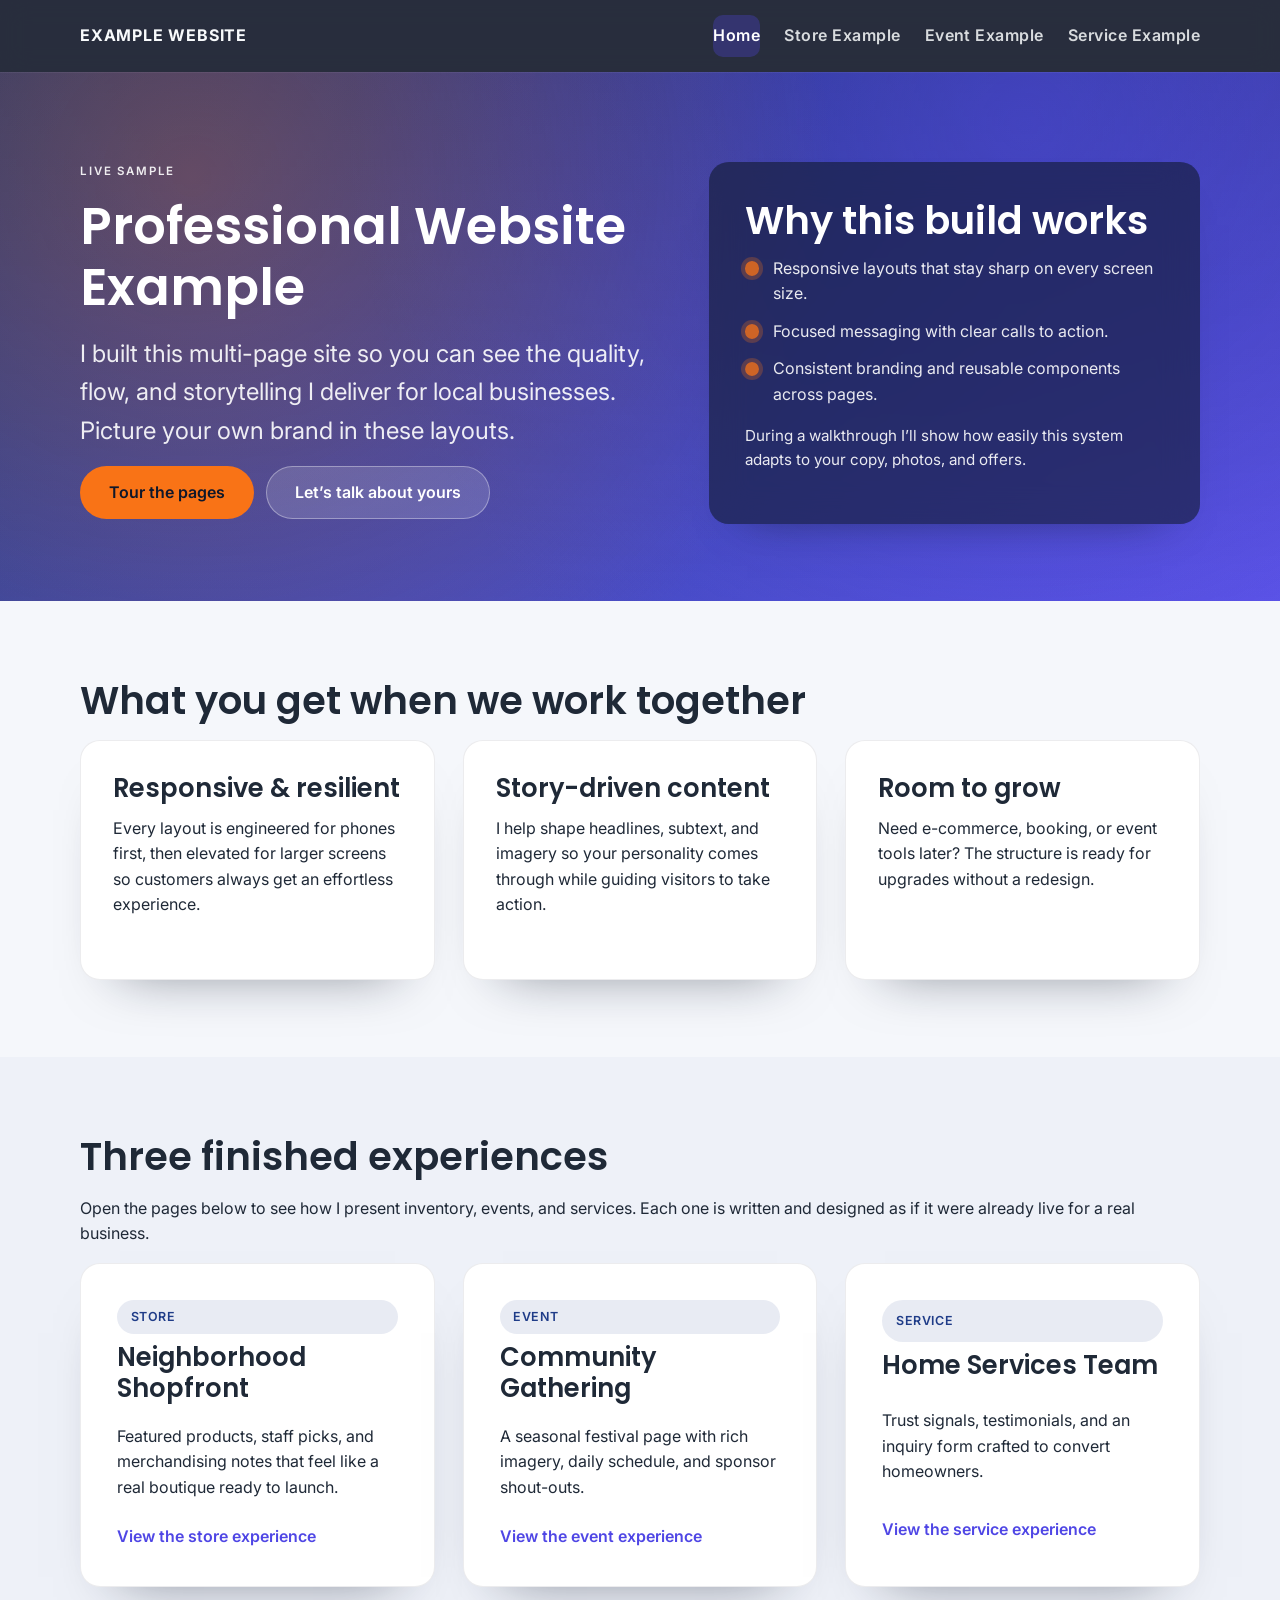
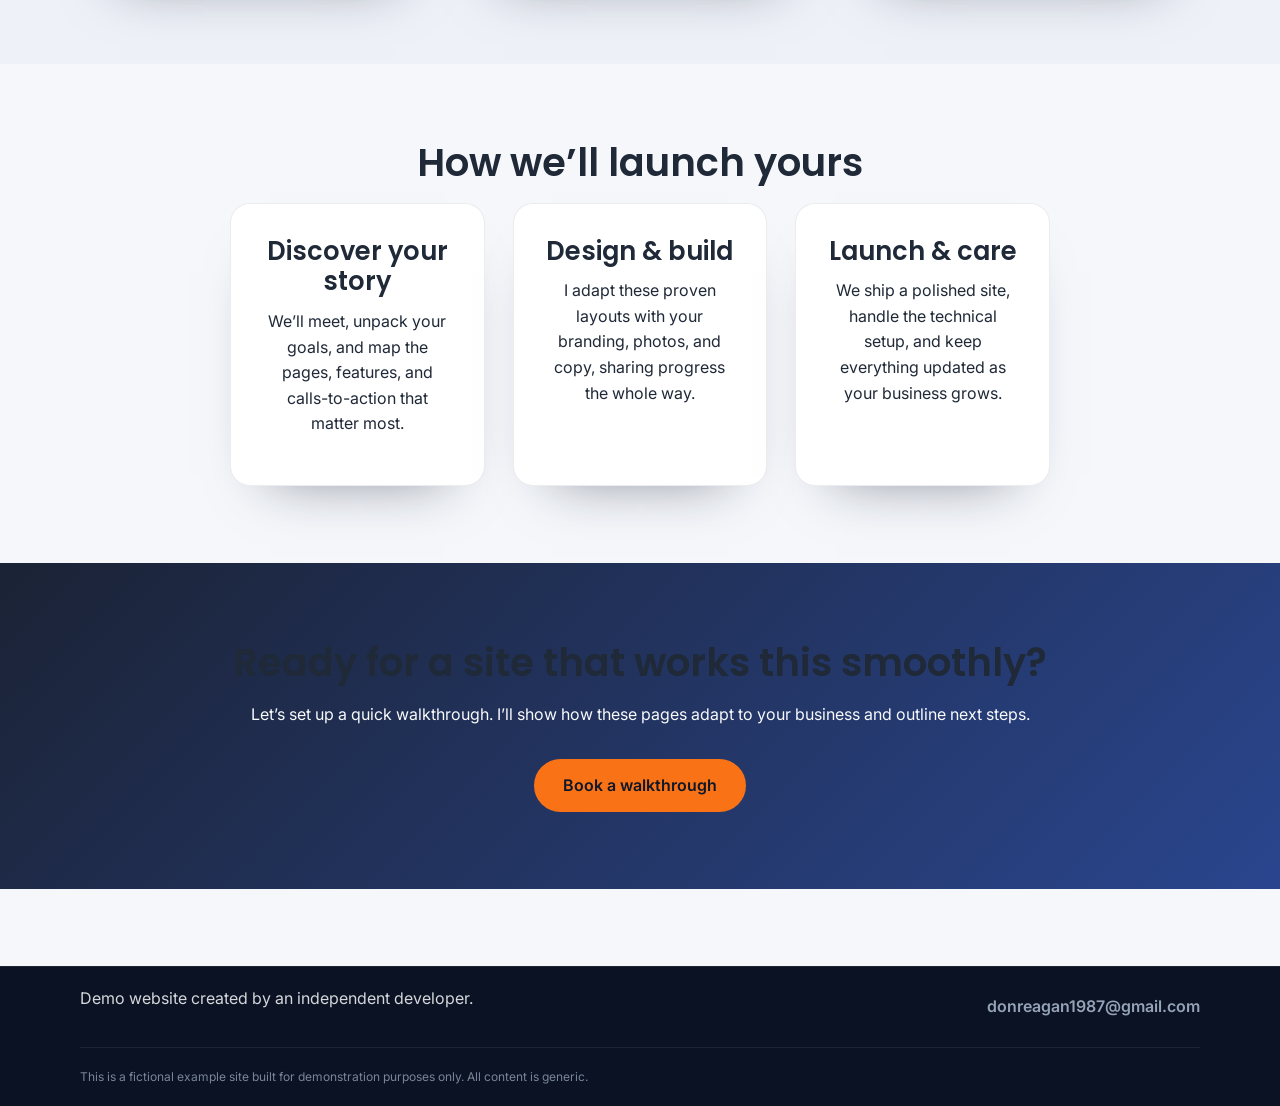
<file: index.html>
<!doctype html>
<html lang="en">
<head>
  <meta charset="utf-8">
  <meta name="viewport" content="width=device-width, initial-scale=1">
  <meta name="description" content="A finished multi-page example website demonstrating professional layouts for local businesses.">
  <title>Professional Website Example</title>
  <link rel="stylesheet" href="style.css">
</head>
<body class="page-home" data-page="home">
  <header class="site-header">
    <div class="container header-inner">
      <a class="brand" href="index.html">Example Website</a>
      <button class="nav-toggle" type="button" aria-expanded="false" aria-controls="primary-navigation">
        <span class="sr-only">Toggle navigation</span>
        <span class="nav-toggle-bar"></span>
        <span class="nav-toggle-bar"></span>
        <span class="nav-toggle-bar"></span>
      </button>
      <nav class="site-nav" id="primary-navigation">
        <a href="index.html" class="nav-link" data-page="home">Home</a>
        <a href="store.html" class="nav-link" data-page="store">Store Example</a>
        <a href="event.html" class="nav-link" data-page="event">Event Example</a>
        <a href="service.html" class="nav-link" data-page="service">Service Example</a>
      </nav>
    </div>
  </header>

  <main>
    <section class="hero hero-home">
      <div class="container hero-layout" data-animate="fade-up">
        <div class="hero-copy flow">
          <p class="eyebrow">Live sample</p>
          <h1>Professional Website Example</h1>
          <p class="lead">I built this multi-page site so you can see the quality, flow, and storytelling I deliver for local businesses. Picture your own brand in these layouts.</p>
          <div class="hero-actions">
            <a class="button primary" href="#examples">Tour the pages</a>
            <a class="button ghost" href="mailto:donreagan1987@gmail.com?subject=Website%20Contact">Let’s talk about yours</a>
          </div>
        </div>
        <div class="hero-card" data-animate="fade-up" data-animate-delay="140">
          <div class="hero-card-inner flow">
            <h2>Why this build works</h2>
            <ul class="hero-highlights">
              <li>Responsive layouts that stay sharp on every screen size.</li>
              <li>Focused messaging with clear calls to action.</li>
              <li>Consistent branding and reusable components across pages.</li>
            </ul>
            <p class="hero-meta">During a walkthrough I’ll show how easily this system adapts to your copy, photos, and offers.</p>
          </div>
        </div>
      </div>
    </section>

    <section class="section" data-animate="fade-up">
      <div class="container flow">
        <h2>What you get when we work together</h2>
        <div class="grid trio">
          <article class="card service-card">
            <h3>Responsive &amp; resilient</h3>
            <p>Every layout is engineered for phones first, then elevated for larger screens so customers always get an effortless experience.</p>
          </article>
          <article class="card service-card">
            <h3>Story-driven content</h3>
            <p>I help shape headlines, subtext, and imagery so your personality comes through while guiding visitors to take action.</p>
          </article>
          <article class="card service-card">
            <h3>Room to grow</h3>
            <p>Need e-commerce, booking, or event tools later? The structure is ready for upgrades without a redesign.</p>
          </article>
        </div>
      </div>
    </section>

    <section id="examples" class="section section-alt" data-animate="fade-up">
      <div class="container flow">
        <h2>Three finished experiences</h2>
        <p>Open the pages below to see how I present inventory, events, and services. Each one is written and designed as if it were already live for a real business.</p>
        <div class="grid case-grid">
          <a class="card case-card" href="store.html">
            <span class="case-tag">Store</span>
            <h3>Neighborhood Shopfront</h3>
            <p>Featured products, staff picks, and merchandising notes that feel like a real boutique ready to launch.</p>
            <span class="case-link">View the store experience</span>
          </a>
          <a class="card case-card" href="event.html">
            <span class="case-tag">Event</span>
            <h3>Community Gathering</h3>
            <p>A seasonal festival page with rich imagery, daily schedule, and sponsor shout-outs.</p>
            <span class="case-link">View the event experience</span>
          </a>
          <a class="card case-card" href="service.html">
            <span class="case-tag">Service</span>
            <h3>Home Services Team</h3>
            <p>Trust signals, testimonials, and an inquiry form crafted to convert homeowners.</p>
            <span class="case-link">View the service experience</span>
          </a>
        </div>
      </div>
    </section>

    <section class="section" data-animate="fade-up">
      <div class="container flow process">
        <h2>How we’ll launch yours</h2>
        <div class="grid trio">
          <article class="card">
            <h3>Discover your story</h3>
            <p>We’ll meet, unpack your goals, and map the pages, features, and calls-to-action that matter most.</p>
          </article>
          <article class="card">
            <h3>Design &amp; build</h3>
            <p>I adapt these proven layouts with your branding, photos, and copy, sharing progress the whole way.</p>
          </article>
          <article class="card">
            <h3>Launch &amp; care</h3>
            <p>We ship a polished site, handle the technical setup, and keep everything updated as your business grows.</p>
          </article>
        </div>
      </div>
    </section>

    <section class="section callout" data-animate="fade-up">
      <div class="container flow">
        <h2>Ready for a site that works this smoothly?</h2>
        <p>Let’s set up a quick walkthrough. I’ll show how these pages adapt to your business and outline next steps.</p>
        <a class="button primary" href="mailto:donreagan1987@gmail.com?subject=Website%20Contact">Book a walkthrough</a>
      </div>
    </section>
  </main>

  <footer class="site-footer">
    <div class="container footer-inner">
      <p>Demo website created by an independent developer.</p>
      <a href="mailto:donreagan1987@gmail.com?subject=Website%20Contact" class="footer-link">donreagan1987@gmail.com</a>
    </div>
    <div class="container footer-meta">
      <small>This is a fictional example site built for demonstration purposes only. All content is generic.</small>
    </div>
  </footer>

  <script src="script.js" defer></script>
</body>
</html>
</file>
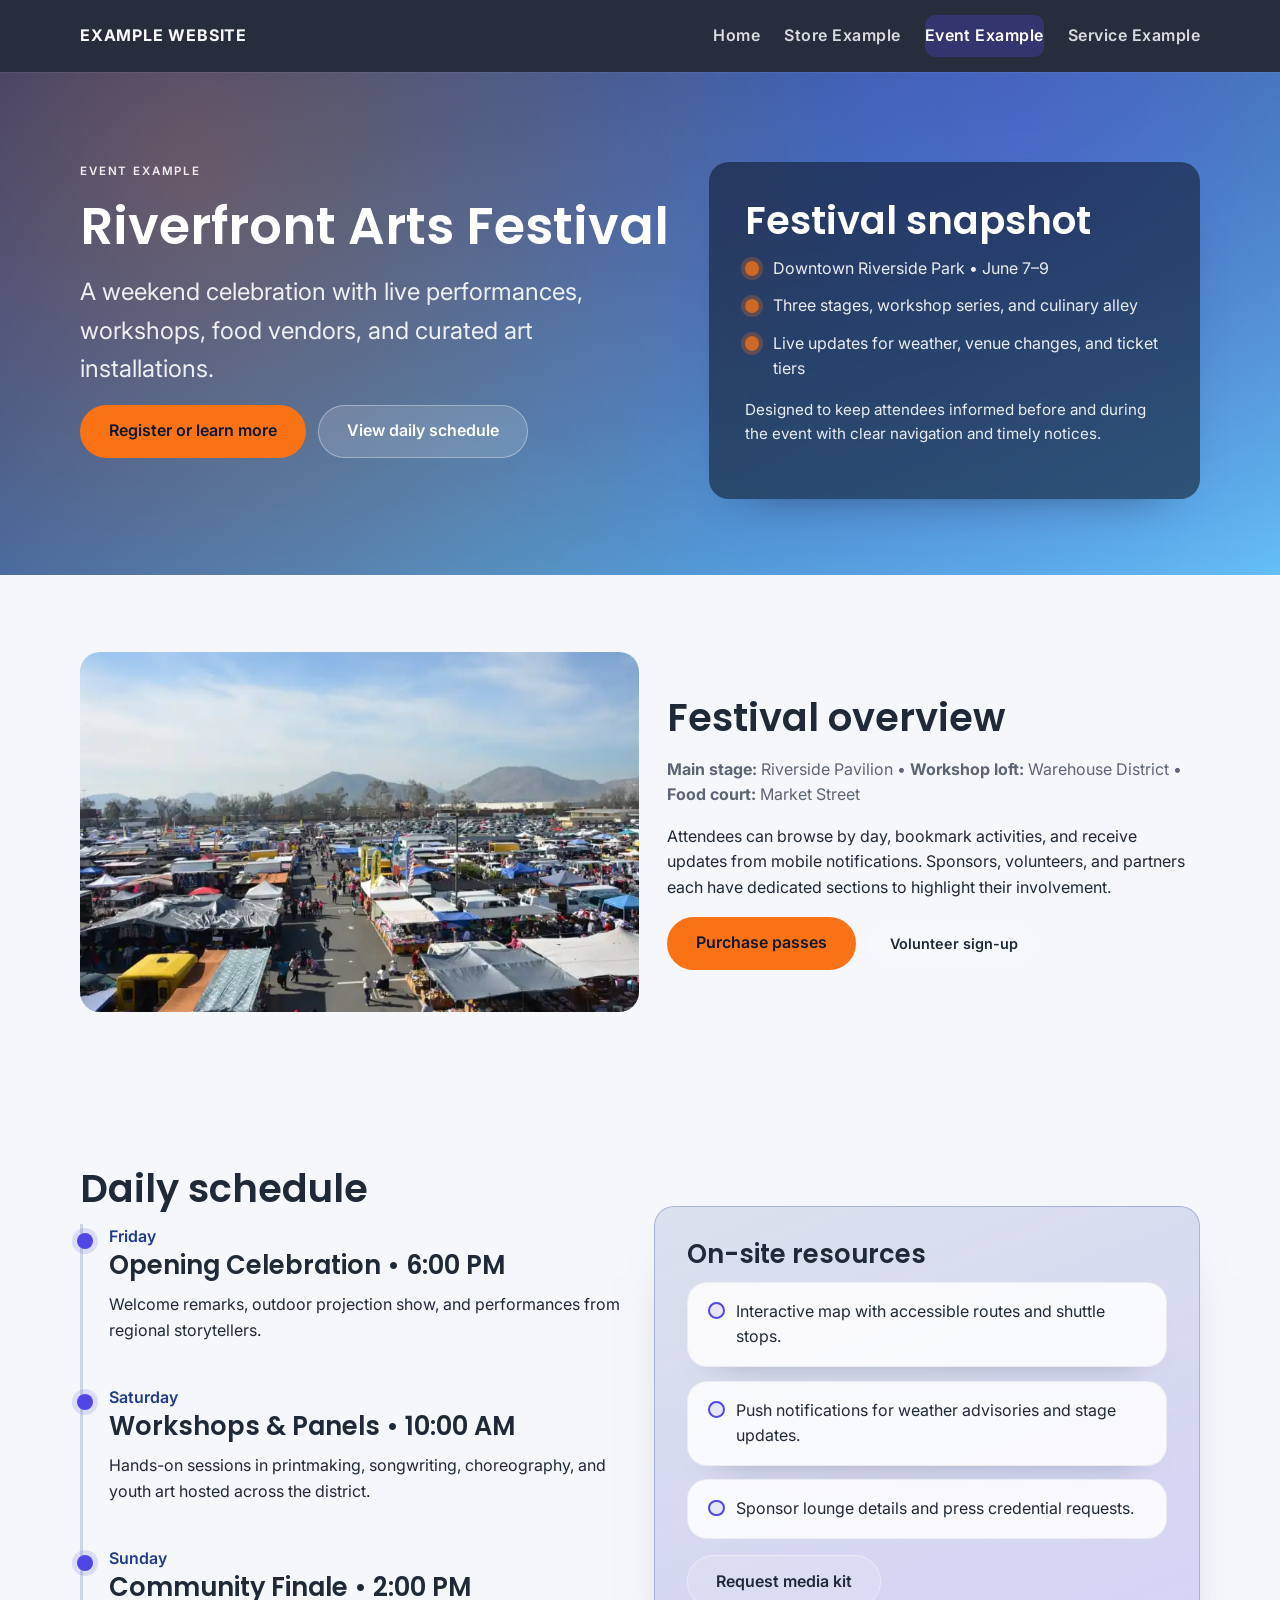
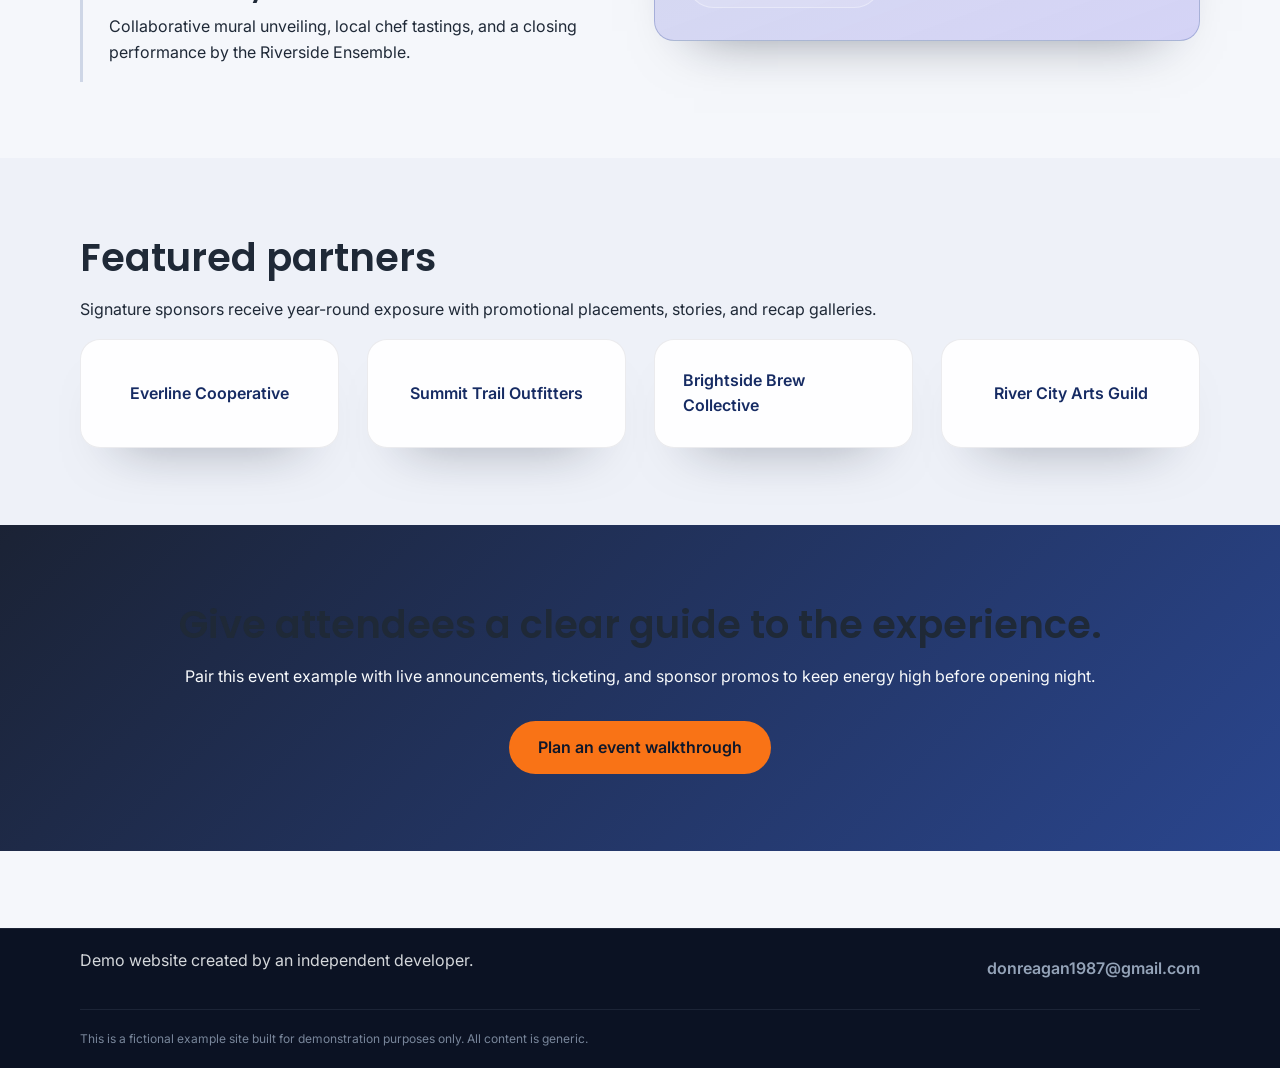
<file: event.html>
<!doctype html>
<html lang="en">
<head>
  <meta charset="utf-8">
  <meta name="viewport" content="width=device-width, initial-scale=1">
  <meta name="description" content="Event prototype from the Example Website demo, featuring a full schedule, sponsor grid, and registration CTA.">
  <title>Event Example | Professional Website Demo</title>
  <link rel="stylesheet" href="style.css">
</head>
<body class="page-event" data-page="event">
  <header class="site-header">
    <div class="container header-inner">
      <a class="brand" href="index.html">Example Website</a>
      <button class="nav-toggle" type="button" aria-expanded="false" aria-controls="primary-navigation">
        <span class="sr-only">Toggle navigation</span>
        <span class="nav-toggle-bar"></span>
        <span class="nav-toggle-bar"></span>
        <span class="nav-toggle-bar"></span>
      </button>
      <nav class="site-nav" id="primary-navigation">
        <a href="index.html" class="nav-link" data-page="home">Home</a>
        <a href="store.html" class="nav-link" data-page="store">Store Example</a>
        <a href="event.html" class="nav-link" data-page="event">Event Example</a>
        <a href="service.html" class="nav-link" data-page="service">Service Example</a>
      </nav>
    </div>
  </header>

  <main>
    <section class="hero hero-sub">
      <div class="container hero-layout" data-animate="fade-up">
        <div class="hero-copy flow">
          <p class="eyebrow">Event example</p>
          <h1>Riverfront Arts Festival</h1>
          <p class="lead">A weekend celebration with live performances, workshops, food vendors, and curated art installations.</p>
          <div class="hero-actions">
            <a class="button primary" href="mailto:donreagan1987@gmail.com?subject=Website%20Contact%20Riverfront%20Arts%20Festival">Register or learn more</a>
            <a class="button ghost" href="#schedule">View daily schedule</a>
          </div>
        </div>
        <aside class="hero-card" data-animate="fade-up" data-animate-delay="140">
          <div class="hero-card-inner flow">
            <h2>Festival snapshot</h2>
            <ul class="hero-highlights">
              <li>Downtown Riverside Park • June 7–9</li>
              <li>Three stages, workshop series, and culinary alley</li>
              <li>Live updates for weather, venue changes, and ticket tiers</li>
            </ul>
            <p class="hero-meta">Designed to keep attendees informed before and during the event with clear navigation and timely notices.</p>
          </div>
        </aside>
      </div>
    </section>

    <section class="section" data-animate="fade-up">
      <div class="container event-card">
        <img src="images/demo/swapmeet.webp" alt="Overview of a large gathering/festival">
        <div class="event-card-content flow">
          <h2>Festival overview</h2>
          <p class="event-meta"><strong>Main stage:</strong> Riverside Pavilion • <strong>Workshop loft:</strong> Warehouse District • <strong>Food court:</strong> Market Street</p>
          <p>Attendees can browse by day, bookmark activities, and receive updates from mobile notifications. Sponsors, volunteers, and partners each have dedicated sections to highlight their involvement.</p>
          <div class="event-cta">
            <a class="button primary" href="mailto:donreagan1987@gmail.com?subject=Website%20Contact%20Riverfront%20Arts%20Festival%20Tickets" data-log="Initiated festival ticket request">Purchase passes</a>
            <a class="button small" href="mailto:donreagan1987@gmail.com?subject=Website%20Contact%20Festival%20Volunteer%20Inquiry" data-log="Opened volunteer inquiry">Volunteer sign-up</a>
          </div>
        </div>
      </div>
    </section>

    <section class="section" id="schedule" data-animate="fade-up">
      <div class="container grid two-column">
        <div class="flow">
          <h2>Daily schedule</h2>
          <ul class="timeline">
            <li>
              <span class="timeline-time">Friday</span>
              <div>
                <h3>Opening Celebration • 6:00 PM</h3>
                <p>Welcome remarks, outdoor projection show, and performances from regional storytellers.</p>
              </div>
            </li>
            <li>
              <span class="timeline-time">Saturday</span>
              <div>
                <h3>Workshops &amp; Panels • 10:00 AM</h3>
                <p>Hands-on sessions in printmaking, songwriting, choreography, and youth art hosted across the district.</p>
              </div>
            </li>
            <li>
              <span class="timeline-time">Sunday</span>
              <div>
                <h3>Community Finale • 2:00 PM</h3>
                <p>Collaborative mural unveiling, local chef tastings, and a closing performance by the Riverside Ensemble.</p>
              </div>
            </li>
          </ul>
        </div>
        <aside class="card info-card flow">
          <h3>On-site resources</h3>
          <ul class="checklist">
            <li>Interactive map with accessible routes and shuttle stops.</li>
            <li>Push notifications for weather advisories and stage updates.</li>
            <li>Sponsor lounge details and press credential requests.</li>
          </ul>
          <a class="button ghost" href="mailto:donreagan1987@gmail.com?subject=Website%20Contact%20Festival%20Media%20Kit" data-log="Requested media kit">Request media kit</a>
        </aside>
      </div>
    </section>

    <section class="section section-alt" data-animate="fade-up">
      <div class="container flow">
        <h2>Featured partners</h2>
        <p>Signature sponsors receive year-round exposure with promotional placements, stories, and recap galleries.</p>
        <div class="grid sponsor-grid">
          <div class="card sponsor-card">Everline Cooperative</div>
          <div class="card sponsor-card">Summit Trail Outfitters</div>
          <div class="card sponsor-card">Brightside Brew Collective</div>
          <div class="card sponsor-card">River City Arts Guild</div>
        </div>
      </div>
    </section>

    <section class="section callout" data-animate="fade-up">
      <div class="container flow">
        <h2>Give attendees a clear guide to the experience.</h2>
        <p>Pair this event example with live announcements, ticketing, and sponsor promos to keep energy high before opening night.</p>
        <a class="button primary" href="mailto:donreagan1987@gmail.com">Plan an event walkthrough</a>
      </div>
    </section>
  </main>

  <footer class="site-footer">
    <div class="container footer-inner">
      <p>Demo website created by an independent developer.</p>
      <a href="mailto:donreagan1987@gmail.com" class="footer-link">donreagan1987@gmail.com</a>
    </div>
    <div class="container footer-meta">
      <small>This is a fictional example site built for demonstration purposes only. All content is generic.</small>
    </div>
  </footer>

  <script src="script.js" defer></script>
</body>
</html>
</file>
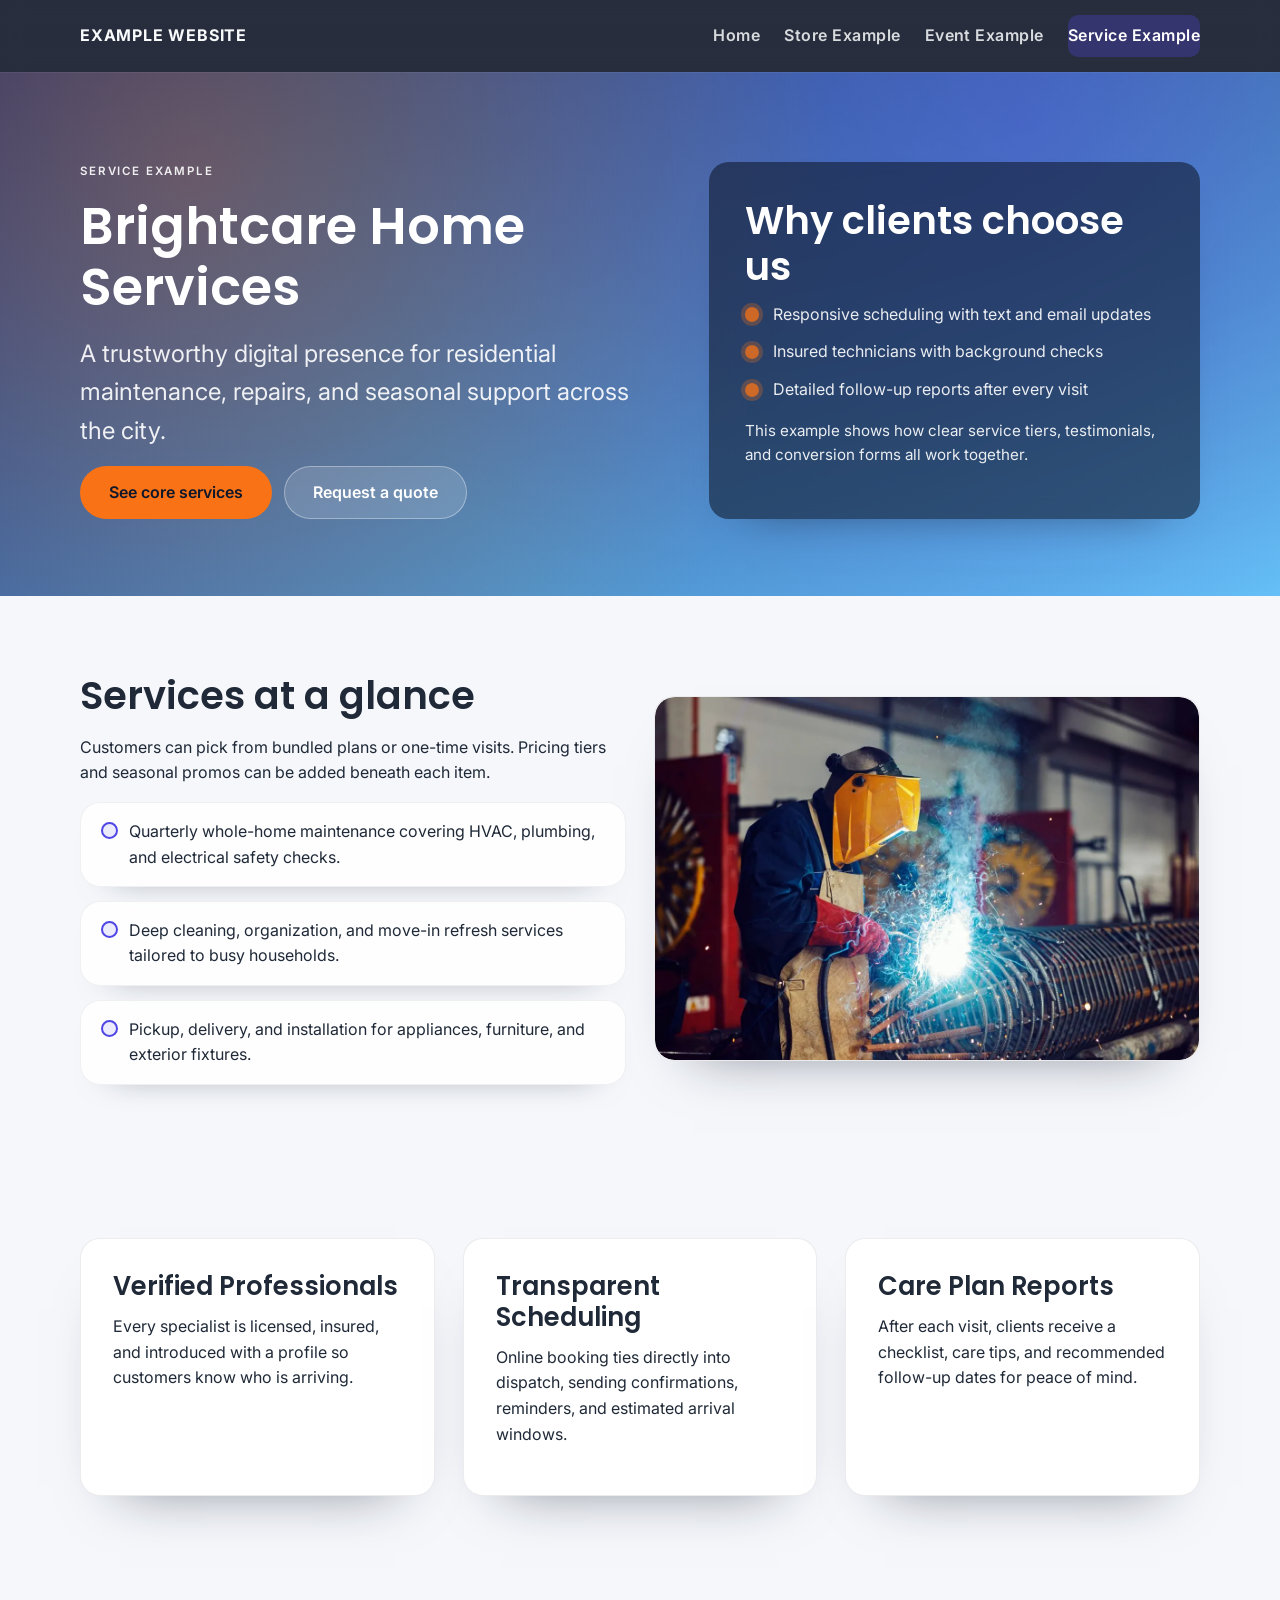
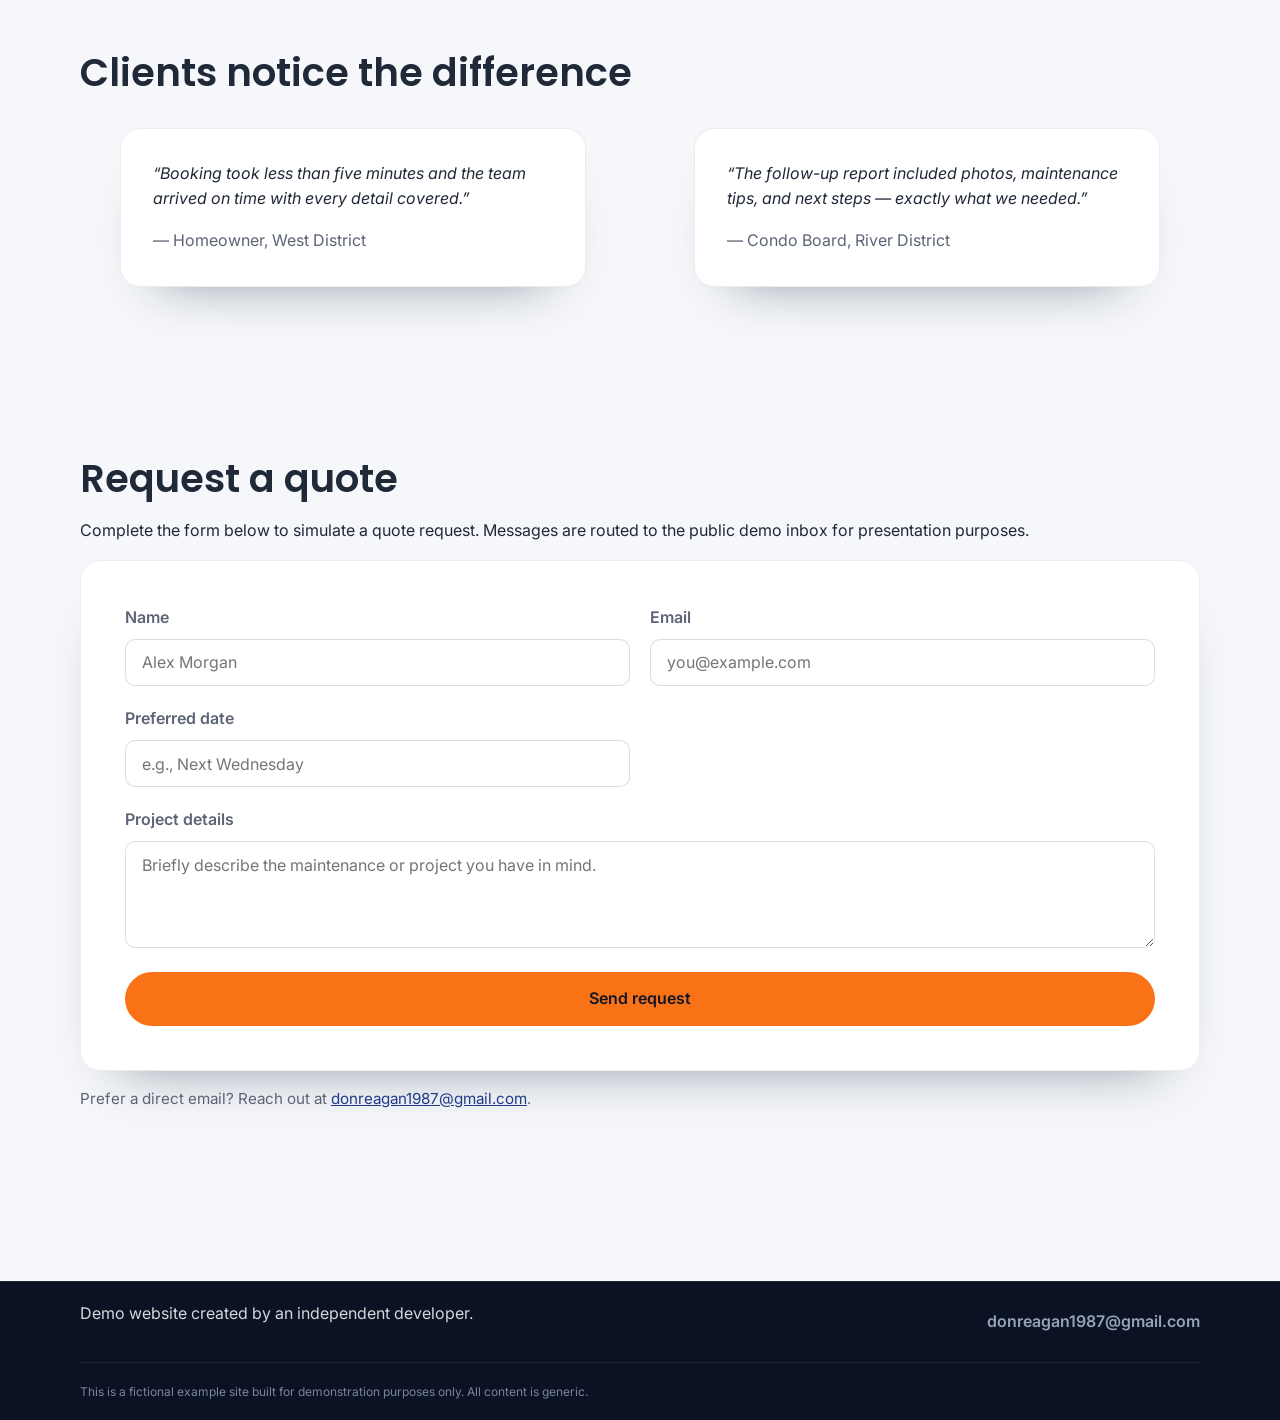
<file: service.html>
<!doctype html>
<html lang="en">
<head>
  <meta charset="utf-8">
  <meta name="viewport" content="width=device-width, initial-scale=1">
  <meta name="description" content="Service prototype from the Example Website demo, featuring offerings, testimonials, and a quote request form.">
  <title>Service Example | Professional Website Demo</title>
  <link rel="stylesheet" href="style.css">
</head>
<body class="page-service" data-page="service">
  <header class="site-header">
    <div class="container header-inner">
      <a class="brand" href="index.html">Example Website</a>
      <button class="nav-toggle" type="button" aria-expanded="false" aria-controls="primary-navigation">
        <span class="sr-only">Toggle navigation</span>
        <span class="nav-toggle-bar"></span>
        <span class="nav-toggle-bar"></span>
        <span class="nav-toggle-bar"></span>
      </button>
      <nav class="site-nav" id="primary-navigation">
        <a href="index.html" class="nav-link" data-page="home">Home</a>
        <a href="store.html" class="nav-link" data-page="store">Store Example</a>
        <a href="event.html" class="nav-link" data-page="event">Event Example</a>
        <a href="service.html" class="nav-link" data-page="service">Service Example</a>
      </nav>
    </div>
  </header>

  <main>
    <section class="hero hero-sub">
      <div class="container hero-layout" data-animate="fade-up">
        <div class="hero-copy flow">
          <p class="eyebrow">Service example</p>
          <h1>Brightcare Home Services</h1>
          <p class="lead">A trustworthy digital presence for residential maintenance, repairs, and seasonal support across the city.</p>
          <div class="hero-actions">
            <a class="button primary" href="#services">See core services</a>
            <a class="button ghost" href="#quote">Request a quote</a>
          </div>
        </div>
        <aside class="hero-card" data-animate="fade-up" data-animate-delay="140">
          <div class="hero-card-inner flow">
            <h2>Why clients choose us</h2>
            <ul class="hero-highlights">
              <li>Responsive scheduling with text and email updates</li>
              <li>Insured technicians with background checks</li>
              <li>Detailed follow-up reports after every visit</li>
            </ul>
            <p class="hero-meta">This example shows how clear service tiers, testimonials, and conversion forms all work together.</p>
          </div>
        </aside>
      </div>
    </section>

    <section class="section" id="services" data-animate="fade-up">
      <div class="container grid two-column">
        <div class="flow">
          <h2>Services at a glance</h2>
          <p>Customers can pick from bundled plans or one-time visits. Pricing tiers and seasonal promos can be added beneath each item.</p>
          <ul class="checklist">
            <li>Quarterly whole-home maintenance covering HVAC, plumbing, and electrical safety checks.</li>
            <li>Deep cleaning, organization, and move-in refresh services tailored to busy households.</li>
            <li>Pickup, delivery, and installation for appliances, furniture, and exterior fixtures.</li>
          </ul>
        </div>
        <div class="card media-card">
          <img src="images/demo/service.webp" alt="Welder welding welder stuff">
        </div>
      </div>
    </section>

    <section class="section highlights" data-animate="fade-up">
      <div class="container grid trio">
        <article class="card">
          <h3>Verified Professionals</h3>
          <p>Every specialist is licensed, insured, and introduced with a profile so customers know who is arriving.</p>
        </article>
        <article class="card">
          <h3>Transparent Scheduling</h3>
          <p>Online booking ties directly into dispatch, sending confirmations, reminders, and estimated arrival windows.</p>
        </article>
        <article class="card">
          <h3>Care Plan Reports</h3>
          <p>After each visit, clients receive a checklist, care tips, and recommended follow-up dates for peace of mind.</p>
        </article>
      </div>
    </section>

    <section class="section testimonials" data-animate="fade-up">
      <div class="container flow">
        <h2>Clients notice the difference</h2>
        <div class="grid testimonial-grid">
          <blockquote class="card quote">
            <p>&ldquo;Booking took less than five minutes and the team arrived on time with every detail covered.&rdquo;</p>
            <cite>&mdash; Homeowner, West District</cite>
          </blockquote>
          <blockquote class="card quote">
            <p>&ldquo;The follow-up report included photos, maintenance tips, and next steps — exactly what we needed.&rdquo;</p>
            <cite>&mdash; Condo Board, River District</cite>
          </blockquote>
        </div>
      </div>
    </section>

    <section class="section contact" id="quote" data-animate="fade-up">
      <div class="container flow">
        <h2>Request a quote</h2>
        <p>Complete the form below to simulate a quote request. Messages are routed to the public demo inbox for presentation purposes.</p>
        <form class="contact-form" action="mailto:donreagan1987@gmail.com?subject=Website%20Contact" method="post" enctype="text/plain">
          <div class="form-grid">
            <label>
              <span>Name</span>
              <input type="text" name="name" placeholder="Alex Morgan" required>
            </label>
            <label>
              <span>Email</span>
              <input type="email" name="email" placeholder="you@example.com" required>
            </label>
            <label>
              <span>Preferred date</span>
              <input type="text" name="date" placeholder="e.g., Next Wednesday" required>
            </label>
            <label class="full-width">
              <span>Project details</span>
              <textarea name="message" rows="4" placeholder="Briefly describe the maintenance or project you have in mind." required></textarea>
            </label>
          </div>
          <button type="submit" class="button primary" data-log="Submitted service quote form">Send request</button>
        </form>
        <p class="note">Prefer a direct email? Reach out at <a href="mailto:donreagan1987@gmail.com?subject=Website%20Contact">donreagan1987@gmail.com</a>.</p>
      </div>
    </section>
  </main>

  <footer class="site-footer">
    <div class="container footer-inner">
      <p>Demo website created by an independent developer.</p>
      <a href="mailto:donreagan1987@gmail.com?subject=Website%20Contact" class="footer-link">donreagan1987@gmail.com</a>
    </div>
    <div class="container footer-meta">
      <small>This is a fictional example site built for demonstration purposes only. All content is generic.</small>
    </div>
  </footer>

  <script src="script.js" defer></script>
</body>
</html>
</file>
<file: style.css>
@import url("https://fonts.googleapis.com/css2?family=Inter:wght@400;500;600;700&family=Poppins:wght@600;700&display=swap");

:root {
  --font-base: "Inter", system-ui, -apple-system, "Segoe UI", sans-serif;
  --font-heading: "Poppins", "Inter", system-ui, -apple-system, "Segoe UI", sans-serif;
  --color-primary: #1f3c88;
  --color-primary-dark: #162b63;
  --color-accent: #f97316;
  --color-secondary: #4f46e5;
  --color-bg: #f5f7fb;
  --color-surface: #ffffff;
  --color-surface-alt: #eef1f8;
  --color-text: #1f2937;
  --color-muted: #5c6475;
  --color-border: rgba(15, 23, 42, 0.08);
  --shadow-soft: 0 35px 65px -45px rgba(15, 23, 42, 0.55);
  --shadow-card: 0 30px 55px -40px rgba(15, 23, 42, 0.55);
  --radius-lg: 20px;
  --radius-md: 14px;
  --radius-sm: 10px;
  --space-section: clamp(3rem, 6vw, 5rem);
  --transition-duration: 220ms;
  --transition-ease: cubic-bezier(0.33, 1, 0.68, 1);
}

*,
*::before,
*::after {
  box-sizing: border-box;
}

html {
  scroll-behavior: smooth;
}

body {
  margin: 0;
  min-height: 100vh;
  font-family: var(--font-base);
  line-height: 1.6;
  color: var(--color-text);
  background: var(--color-bg);
  -webkit-font-smoothing: antialiased;
}

main {
  display: block;
}

img {
  max-width: 100%;
  display: block;
  border-radius: var(--radius-md);
}

h1,
h2,
h3,
h4,
h5 {
  font-family: var(--font-heading);
  font-weight: 600;
  color: var(--color-text);
  margin: 0 0 0.75rem;
  line-height: 1.2;
}

h1 {
  font-size: clamp(2.4rem, 4vw, 3.3rem);
}

h2 {
  font-size: clamp(2rem, 3vw, 2.4rem);
}

h3 {
  font-size: clamp(1.3rem, 2.3vw, 1.6rem);
}

p {
  margin: 0 0 1rem;
}

ul {
  margin: 0;
  padding-left: 1.2rem;
}

ol {
  margin: 0;
  padding-left: 1.2rem;
}

a {
  color: inherit;
  text-decoration: none;
}

a:hover,
a:focus-visible {
  color: var(--color-primary);
}

button {
  font: inherit;
  cursor: pointer;
}

.sr-only {
  position: absolute;
  width: 1px;
  height: 1px;
  padding: 0;
  margin: -1px;
  overflow: hidden;
  clip: rect(0, 0, 0, 0);
  white-space: nowrap;
  border: 0;
}

.container {
  width: min(1120px, 100% - 2.5rem);
  margin: 0 auto;
}

.flow > * + * {
  margin-top: var(--flow-space, 1rem);
}

.eyebrow {
  text-transform: uppercase;
  letter-spacing: 0.16em;
  font-weight: 600;
  color: rgba(255, 255, 255, 0.8);
  font-size: 0.72rem;
}

.lead {
  font-size: clamp(1.2rem, 2.2vw, 1.5rem);
  color: rgba(255, 255, 255, 0.9);
  max-width: 60ch;
}

.hero {
  position: relative;
  padding: clamp(3rem, 7vw, 6rem) 0 clamp(3rem, 6vw, 5rem);
  background: linear-gradient(135deg, rgba(31, 60, 136, 0.98), rgba(79, 70, 229, 0.92));
  color: #fff;
  overflow: hidden;
}

.hero::after {
  content: "";
  position: absolute;
  inset: 0;
  background:
    radial-gradient(circle at 15% 20%, rgba(249, 115, 22, 0.32), transparent 55%),
    radial-gradient(circle at 80% 10%, rgba(79, 70, 229, 0.45), transparent 60%),
    linear-gradient(180deg, rgba(15, 23, 42, 0.25), rgba(15, 23, 42, 0));
  opacity: 0.9;
}

.hero-sub {
  background: linear-gradient(135deg, rgba(31, 60, 136, 0.95), rgba(56, 189, 248, 0.75));
}

.hero .container {
  position: relative;
  z-index: 2;
}

.hero h1,
.hero h2,
.hero h3 {
  color: #fff;
}

.hero p,
.hero li {
  color: rgba(255, 255, 255, 0.9);
}

.hero-layout {
  display: grid;
  gap: 2.5rem;
  grid-template-columns: repeat(auto-fit, minmax(280px, 1fr));
  align-items: stretch;
}

.hero-card {
  background: rgba(15, 23, 42, 0.35);
  border-radius: var(--radius-lg);
  box-shadow: 0 25px 45px -38px rgba(15, 23, 42, 0.7);
  backdrop-filter: blur(18px);
}

.hero-card-inner {
  padding: 2.25rem;
  background: rgba(15, 23, 42, 0.35);
  border-radius: var(--radius-lg);
}

.hero-highlights {
  list-style: none;
  padding: 0;
  margin: 0;
  display: grid;
  gap: 0.75rem;
}

.hero-highlights li {
  position: relative;
  padding-left: 1.75rem;
}

.hero-highlights li::before {
  content: "";
  position: absolute;
  left: 0;
  top: 0.35rem;
  width: 0.9rem;
  height: 0.9rem;
  border-radius: 999px;
  background: rgba(249, 115, 22, 0.8);
  box-shadow: 0 0 0 4px rgba(249, 115, 22, 0.25);
}

.hero-meta {
  color: rgba(235, 244, 255, 0.9);
  font-size: 0.95rem;
}

.note {
  font-size: 0.95rem;
  color: var(--color-muted);
  max-width: 72ch;
}

.note a {
  color: var(--color-primary);
  text-decoration: underline;
}

.hero-actions {
  display: flex;
  flex-wrap: wrap;
  gap: 0.75rem;
}

.section {
  padding: var(--space-section) 0;
}

.section.section-alt {
  background: var(--color-surface-alt);
}

.section.callout {
  background: linear-gradient(135deg, rgba(15, 23, 42, 0.95), rgba(31, 60, 136, 0.95));
  color: #f8fafc;
  text-align: center;
}

.section.callout .button.primary {
  --button-bg: #f97316;
  --button-bg-hover: #e76005;
  --button-color: #0f172a;
}

.grid {
  display: grid;
  gap: 1.75rem;
  grid-template-columns: repeat(auto-fit, minmax(260px, 1fr));
}

.grid.two-column {
  grid-template-columns: repeat(auto-fit, minmax(280px, 1fr));
  align-items: center;
}

.grid.trio {
  grid-template-columns: repeat(auto-fit, minmax(240px, 1fr));
}

.card {
  background: var(--color-surface);
  border-radius: var(--radius-lg);
  padding: 2rem;
  box-shadow: var(--shadow-card);
  border: 1px solid var(--color-border);
  transition: transform var(--transition-duration) var(--transition-ease), box-shadow var(--transition-duration) var(--transition-ease);
}

.card:hover,
.card:focus-within {
  transform: translateY(-4px);
  box-shadow: 0 42px 65px -50px rgba(15, 23, 42, 0.8);
}

.service-card {
  min-height: 240px;
}

.case-grid {
  grid-template-columns: repeat(auto-fit, minmax(280px, 1fr));
}

.case-card {
  display: grid;
  gap: 0.5rem;
  padding: 2.25rem;
  position: relative;
  isolation: isolate;
}

.case-card::after {
  content: "";
  position: absolute;
  inset: 0;
  border-radius: inherit;
  background: linear-gradient(135deg, rgba(31, 60, 136, 0.1), rgba(79, 70, 229, 0.18));
  z-index: -1;
  opacity: 0;
  transition: opacity var(--transition-duration) var(--transition-ease);
}

.case-card:hover::after,
.case-card:focus-visible::after {
  opacity: 1;
}

.case-tag {
  display: inline-flex;
  align-items: center;
  gap: 0.35rem;
  padding: 0.45rem 0.85rem;
  border-radius: 999px;
  background: rgba(31, 60, 136, 0.1);
  color: var(--color-primary);
  font-size: 0.78rem;
  font-weight: 600;
  letter-spacing: 0.05em;
  text-transform: uppercase;
}

.case-link {
  font-weight: 600;
  color: var(--color-secondary);
}

.process {
  text-align: center;
  max-width: 820px;
}

.process-list {
  display: grid;
  gap: 1.75rem;
  list-style: none;
  padding: 0;
  margin: 0;
  counter-reset: step;
}

.process-list li {
  position: relative;
  padding: 2rem;
  background: var(--color-surface);
  border-radius: var(--radius-lg);
  border: 1px solid var(--color-border);
  box-shadow: var(--shadow-soft);
}

.process-list li::before {
  counter-increment: step;
  content: counter(step);
  position: absolute;
  left: 2rem;
  top: -1.2rem;
  width: 2.8rem;
  height: 2.8rem;
  border-radius: 999px;
  display: grid;
  place-content: center;
  background: var(--color-secondary);
  color: #fff;
  font-weight: 600;
  box-shadow: 0 18px 35px -20px rgba(79, 70, 229, 0.8);
}

.testimonial-grid {
  grid-template-columns: repeat(auto-fit, minmax(280px, 1fr));
}

.quote {
  font-style: italic;
  --flow-space: 0.75rem;
}

.quote cite {
  display: block;
  font-style: normal;
  color: var(--color-muted);
}

.store-grid {
  align-items: stretch;
}

.product img {
  border-top-left-radius: calc(var(--radius-lg) - 2px);
  border-top-right-radius: calc(var(--radius-lg) - 2px);
  border-bottom-left-radius: 0;
  border-bottom-right-radius: 0;
  max-height: 220px;
  object-fit: cover;
}

.product .product-content {
  --flow-space: 0.75rem;
}

.product .price {
  font-weight: 700;
  color: var(--color-primary);
  font-size: 1.1rem;
}

.product .button {
  align-self: start;
}

.info-card {
  background: linear-gradient(160deg, rgba(31, 60, 136, 0.12), rgba(79, 70, 229, 0.2));
  border: 1px solid rgba(31, 60, 136, 0.25);
}

.media-card {
  padding: 0;
  overflow: hidden;
}

.media-card img {
  width: 100%;
  height: 100%;
  object-fit: cover;
  border-radius: var(--radius-lg);
}

.event-card {
  display: grid;
  gap: 1.75rem;
  align-items: center;
}

.event-card img {
  width: 100%;
  max-height: 360px;
  object-fit: cover;
  border-radius: var(--radius-lg);
}

.event-card-content {
  --flow-space: 1rem;
}

.event-meta {
  color: var(--color-muted);
}

.event-cta {
  display: flex;
  gap: 0.75rem;
  flex-wrap: wrap;
}

.timeline {
  list-style: none;
  padding: 0;
  margin: 0;
  border-left: 3px solid rgba(31, 60, 136, 0.18);
  padding-left: 1.6rem;
  display: grid;
  gap: 1.6rem;
}

.timeline li {
  position: relative;
}

.timeline li::before {
  content: "";
  position: absolute;
  left: -2rem;
  top: 0.55rem;
  width: 1rem;
  height: 1rem;
  border-radius: 999px;
  background: var(--color-secondary);
  box-shadow: 0 0 0 5px rgba(79, 70, 229, 0.15);
}

.timeline-time {
  font-weight: 600;
  color: var(--color-primary);
}

.feature-list,
.checklist {
  list-style: none;
  padding: 0;
  margin: 0;
  display: grid;
  gap: 0.85rem;
}

.feature-list li,
.checklist li {
  background: rgba(255, 255, 255, 0.85);
  border-radius: var(--radius-lg);
  padding: 1rem 1.25rem;
  border: 1px solid rgba(15, 23, 42, 0.06);
  box-shadow: 0 18px 35px -32px rgba(15, 23, 42, 0.6);
  position: relative;
  padding-left: 3rem;
}

.feature-list li::before,
.checklist li::before {
  content: "";
  position: absolute;
  left: 1.25rem;
  top: 1.2rem;
  width: 1.05rem;
  height: 1.05rem;
  border-radius: 999px;
  border: 2px solid var(--color-secondary);
  background: rgba(79, 70, 229, 0.1);
}

.feature-list strong {
  color: var(--color-primary);
  display: block;
  margin-bottom: 0.25rem;
}

.sponsor-grid {
  grid-template-columns: repeat(auto-fit, minmax(180px, 1fr));
}

.sponsor-card {
  display: grid;
  place-content: center;
  padding: 1.75rem;
  font-weight: 600;
  color: var(--color-primary-dark);
  background: rgba(255, 255, 255, 0.9);
  transition: transform var(--transition-duration) var(--transition-ease);
}

.sponsor-card:hover {
  transform: translateY(-6px);
}

.button {
  --button-bg: rgba(255, 255, 255, 0.12);
  --button-bg-hover: rgba(255, 255, 255, 0.2);
  --button-color: inherit;
  display: inline-flex;
  align-items: center;
  justify-content: center;
  gap: 0.35rem;
  text-decoration: none;
  background: var(--button-bg);
  color: var(--button-color);
  padding: 0.8rem 1.75rem;
  border-radius: 999px;
  border: 1px solid transparent;
  transition: background-color var(--transition-duration) var(--transition-ease), color var(--transition-duration) var(--transition-ease), border-color var(--transition-duration) var(--transition-ease), transform var(--transition-duration) var(--transition-ease);
  font-weight: 600;
}

.button.primary {
  --button-bg: var(--color-accent);
  --button-bg-hover: #e76005;
  --button-color: #0f172a;
}

.button.ghost {
  --button-bg: rgba(255, 255, 255, 0.14);
  --button-bg-hover: rgba(255, 255, 255, 0.25);
  border-color: rgba(255, 255, 255, 0.35);
}

.button.small {
  padding: 0.6rem 1.3rem;
  font-size: 0.9rem;
}

.button:hover,
.button:focus-visible {
  background: var(--button-bg-hover);
  color: var(--button-color);
  transform: translateY(-1px);
}

.button:focus-visible {
  outline: 2px solid var(--color-secondary);
  outline-offset: 2px;
}

.site-header {
  position: sticky;
  top: 0;
  z-index: 50;
  background: rgba(12, 18, 35, 0.88);
  backdrop-filter: blur(14px);
  box-shadow: 0 1px 0 rgba(255, 255, 255, 0.06);
}

.header-inner {
  display: flex;
  align-items: center;
  gap: 1rem;
  padding: 0.95rem 0;
  justify-content: space-between;
  flex-wrap: wrap;
}

.brand {
  font-weight: 700;
  letter-spacing: 0.05em;
  text-transform: uppercase;
  color: #f8fafc;
}

.nav-toggle {
  display: inline-flex;
  flex-direction: column;
  justify-content: center;
  align-items: center;
  width: 2.75rem;
  height: 2.75rem;
  border-radius: 50%;
  border: 1px solid rgba(255, 255, 255, 0.25);
  background: transparent;
  color: #f8fafc;
  gap: 0.35rem;
  transition: background var(--transition-duration) var(--transition-ease), border-color var(--transition-duration) var(--transition-ease);
}

.nav-toggle:hover,
.nav-toggle:focus-visible {
  background: rgba(255, 255, 255, 0.12);
  border-color: rgba(255, 255, 255, 0.4);
}

.nav-toggle-bar {
  width: 18px;
  height: 2px;
  border-radius: 999px;
  background: currentColor;
  transition: transform var(--transition-duration) var(--transition-ease), opacity var(--transition-duration) var(--transition-ease);
}

.nav-toggle[aria-expanded="true"] .nav-toggle-bar:nth-of-type(1) {
  transform: translateY(6px) rotate(45deg);
}

.nav-toggle[aria-expanded="true"] .nav-toggle-bar:nth-of-type(2) {
  opacity: 0;
}

.nav-toggle[aria-expanded="true"] .nav-toggle-bar:nth-of-type(3) {
  transform: translateY(-6px) rotate(-45deg);
}

.site-nav {
  display: none;
  flex-direction: column;
  gap: 0.75rem;
  background: rgba(10, 16, 32, 0.96);
  border-radius: var(--radius-lg);
  padding: 1.1rem;
  margin-left: auto;
  width: min(260px, 100%);
  box-shadow: var(--shadow-soft);
}

.site-nav.is-open {
  display: flex;
}

.nav-link {
  text-decoration: none;
  color: rgba(248, 250, 252, 0.85);
  font-weight: 600;
  letter-spacing: 0.03em;
  padding: 0.6rem 0.8rem;
  border-radius: var(--radius-sm);
  transition: background var(--transition-duration) var(--transition-ease), color var(--transition-duration) var(--transition-ease);
}

.nav-link:hover,
.nav-link:focus-visible {
  background: rgba(79, 70, 229, 0.18);
  color: #fff;
}

.nav-link.is-active,
.nav-link[aria-current="page"] {
  background: rgba(79, 70, 229, 0.3);
  color: #fff;
}

.site-footer {
  background: #0b1223;
  color: rgba(248, 250, 252, 0.85);
  border-top: 1px solid rgba(148, 163, 184, 0.12);
  margin-top: var(--space-section);
}

.footer-inner,
.footer-meta {
  padding: 1.2rem 0;
  display: flex;
  flex-wrap: wrap;
  justify-content: space-between;
  align-items: center;
  gap: 1rem;
}

.footer-meta {
  border-top: 1px solid rgba(148, 163, 184, 0.12);
  font-size: 0.9rem;
  color: rgba(148, 163, 184, 0.8);
}

.footer-link {
  text-decoration: none;
  color: #94a3b8;
  font-weight: 600;
}

.footer-link:hover,
.footer-link:focus-visible {
  color: #cbd5f5;
}

.contact-form {
  background: rgba(255, 255, 255, 0.96);
  border-radius: var(--radius-lg);
  padding: 2.25rem;
  border: 1px solid var(--color-border);
  box-shadow: var(--shadow-card);
  display: grid;
  gap: 1.5rem;
}

.form-grid {
  display: grid;
  gap: 1.25rem;
}

.form-grid label {
  display: grid;
  gap: 0.5rem;
  font-weight: 600;
  color: var(--color-muted);
}

.form-grid input,
.form-grid textarea {
  border-radius: var(--radius-sm);
  border: 1px solid rgba(15, 23, 42, 0.14);
  padding: 0.8rem 1rem;
  font-family: inherit;
  font-size: 1rem;
  transition: border-color var(--transition-duration) var(--transition-ease), box-shadow var(--transition-duration) var(--transition-ease);
  background: #fff;
}

.form-grid input:focus-visible,
.form-grid textarea:focus-visible {
  border-color: var(--color-secondary);
  box-shadow: 0 0 0 3px rgba(79, 70, 229, 0.2);
  outline: none;
}

.form-grid .full-width {
  grid-column: 1 / -1;
}

[data-animate] {
  opacity: 0;
  transform: translateY(24px);
  transition: opacity 420ms var(--transition-ease), transform 420ms var(--transition-ease);
}

body.is-loaded [data-animate].is-visible {
  opacity: 1;
  transform: none;
}

@media (min-width: 768px) {
  .site-nav {
    display: flex;
    flex-direction: row;
    align-items: center;
    gap: 1.5rem;
    background: transparent;
    padding: 0;
    box-shadow: none;
    width: auto;
  }

  .nav-toggle {
    display: none;
  }

  .nav-link {
    padding: 0.5rem 0;
  }

  .hero-layout {
    grid-template-columns: 1.2fr 1fr;
  }

  .event-card {
    grid-template-columns: 1.05fr 1fr;
  }

  .contact-form {
    padding: 2.75rem;
  }

  .form-grid {
    grid-template-columns: repeat(2, minmax(0, 1fr));
  }
}

@media (prefers-reduced-motion: reduce) {
  *,
  *::before,
  *::after {
    animation-duration: 1ms !important;
    animation-iteration-count: 1 !important;
    transition-duration: 1ms !important;
    scroll-behavior: auto !important;
  }

  [data-animate] {
    opacity: 1 !important;
    transform: none !important;
  }
}
</file>
